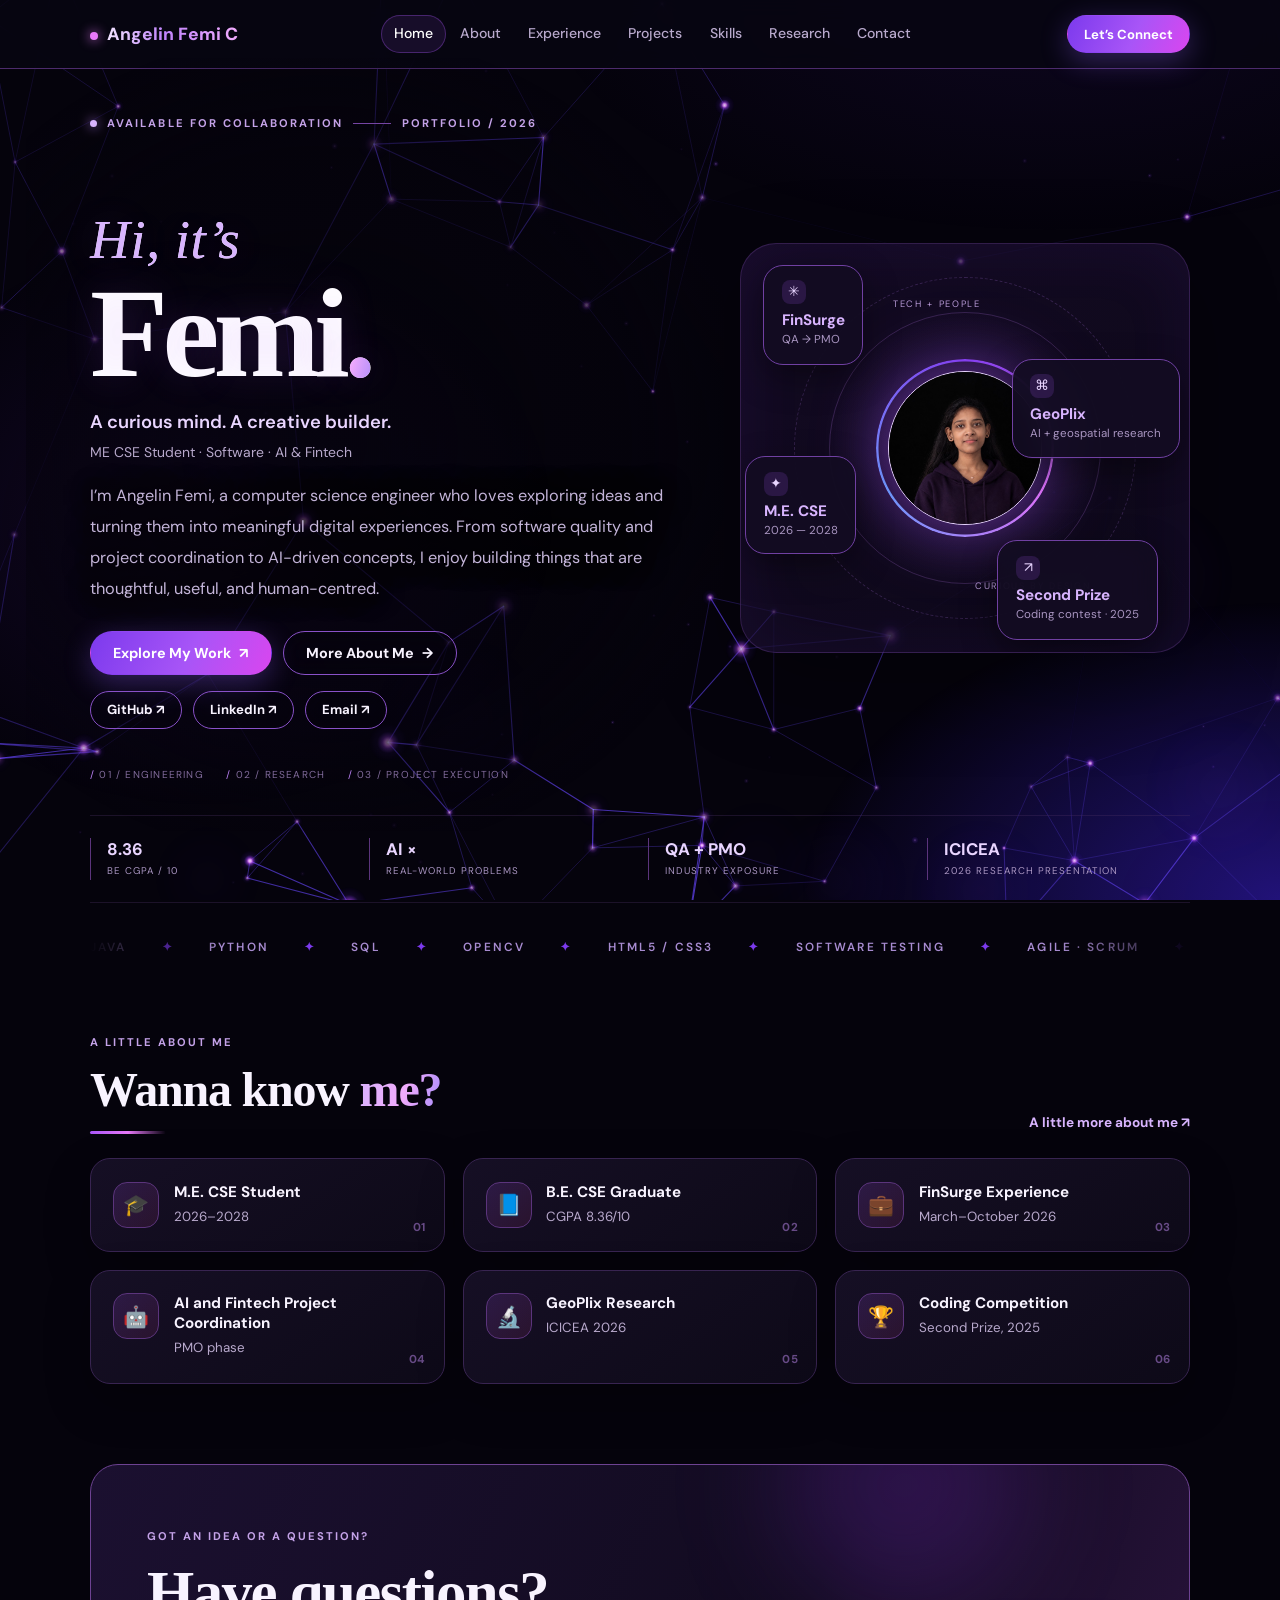
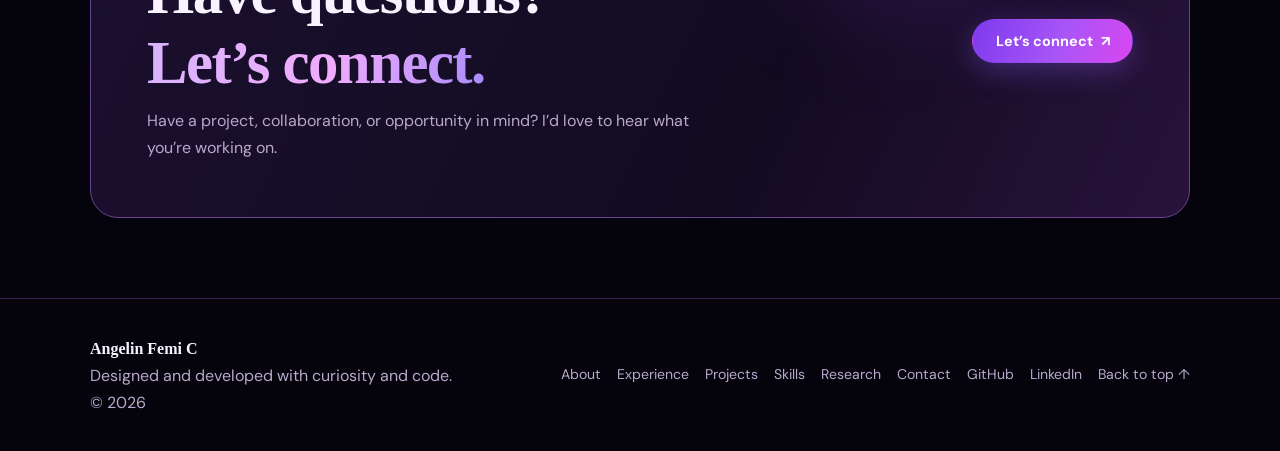
<file: index.html>
<!DOCTYPE html>
<html lang="en">
<head>
<meta charset="utf-8">
<meta name="viewport" content="width=device-width, initial-scale=1">
<title>Angelin Femi C | Software Engineering, AI & Fintech</title>
<meta name="description" content="Portfolio of Angelin Femi C, M.E. CSE student in software engineering, AI and fintech.">
<meta property="og:title" content="Angelin Femi C | Software Engineering, AI & Fintech">
<meta property="og:description" content="Portfolio of Angelin Femi C, M.E. CSE student in software engineering, AI and fintech.">
<meta property="og:type" content="website">
<link rel="icon" href="favicon.svg" type="image/svg+xml">
<link rel="preconnect" href="https://fonts.googleapis.com">
<link rel="preconnect" href="https://fonts.gstatic.com" crossorigin>
<link href="https://fonts.googleapis.com/css2?family=DM+Sans:wght@400;500;600;700&family=Playfair+Display:ital,wght@0,600;0,700;1,600;1,700&display=swap" rel="stylesheet">
<link rel="stylesheet" href="style.css">
</head>
<body data-page="home">
<div id="hdr"></div>
<main class="wrap home-main">
<section class="hero"><div class="hero-copy">
<div class="eyebrow"><span class="pulse-dot"></span> AVAILABLE FOR COLLABORATION <span class="eyebrow-line"></span> PORTFOLIO / 2026</div>
<h1 class="hero-greeting"><span class="greeting-small">Hi, it’s</span><br>Femi<span class="gradient-word">.</span></h1>
<h2 class="hero-tagline">A curious mind. A creative builder.<br><span>ME CSE Student · Software · AI &amp; Fintech</span></h2>
<p>I’m Angelin Femi, a computer science engineer who loves exploring ideas and turning them into meaningful digital experiences. From software quality and project coordination to AI-driven concepts, I enjoy building things that are thoughtful, useful, and human-centred.</p>
<div class="row"><a class="btn p" href="projects.html">Explore My Work <span aria-hidden="true">↗</span></a><a class="btn" href="about.html">More About Me <span aria-hidden="true">→</span></a></div>
<div class="row social-row"><a class="btn s" href="https://github.com/AngelinFemi" target="_blank" rel="noopener">GitHub ↗</a><a class="btn s" href="https://www.linkedin.com/in/angelinfemic/" target="_blank" rel="noopener">LinkedIn ↗</a><a class="btn s" href="mailto:angelinfemic@gmail.com">Email ↗</a></div>
<div class="hero-foot"><span>01 / ENGINEERING</span><span>02 / RESEARCH</span><span>03 / PROJECT EXECUTION</span></div></div>
<div class="sky" aria-label="Highlights: FinSurge experience, GeoPlix research, M.E. CSE and coding competition award"><div class="orbit-label ol1">TECH + PEOPLE</div><div class="orbit-label ol2">CURIOUS BY DESIGN</div><div class="av-ring" aria-hidden="true"></div><div class="av"><img src="femi-portrait.png" alt="Angelin Femi" class="av-portrait" draggable="false"></div>
<div class="card fl c1"><span class="float-icon">✳</span><b>FinSurge</b><span>QA → PMO</span></div><div class="card fl c2"><span class="float-icon">⌘</span><b>GeoPlix</b><span>AI + geospatial research</span></div><div class="card fl c3"><span class="float-icon">✦</span><b>M.E. CSE</b><span>2026 — 2028</span></div><div class="card fl c4"><span class="float-icon">↗</span><b>Second Prize</b><span>Coding contest · 2025</span></div><div class="orbit-ring"></div></div></section>
<section class="stats-strip" aria-label="Portfolio snapshot"><div><strong>8.36</strong><span>BE CGPA / 10</span></div><div><strong>AI ×</strong><span>REAL-WORLD PROBLEMS</span></div><div><strong>QA + PMO</strong><span>INDUSTRY EXPOSURE</span></div><div><strong>ICICEA</strong><span>2026 RESEARCH PRESENTATION</span></div></section>
<section class="home-section"><div class="section-head"><div><span class="kicker">A LITTLE ABOUT ME</span><h2 class="section-title">Wanna know <span class="gradient-word">me?</span></h2></div><a class="text-link" href="about.html">A little more about me ↗</a></div><div class="grid g3" id="hl"></div></section>
<section class="home-cta"><div><span class="kicker">GOT AN IDEA OR A QUESTION?</span><h2>Have questions?<br><span class="gradient-word">Let’s connect.</span></h2><p>Have a project, collaboration, or opportunity in mind? I’d love to hear what you’re working on.</p></div><a class="btn p" href="contact.html">Let’s connect <span aria-hidden="true">↗</span></a><div class="cta-orb"></div></section>
</main>
<div id="ftr"></div>
<script src="site.js"></script>
</body>
</html>
</file>
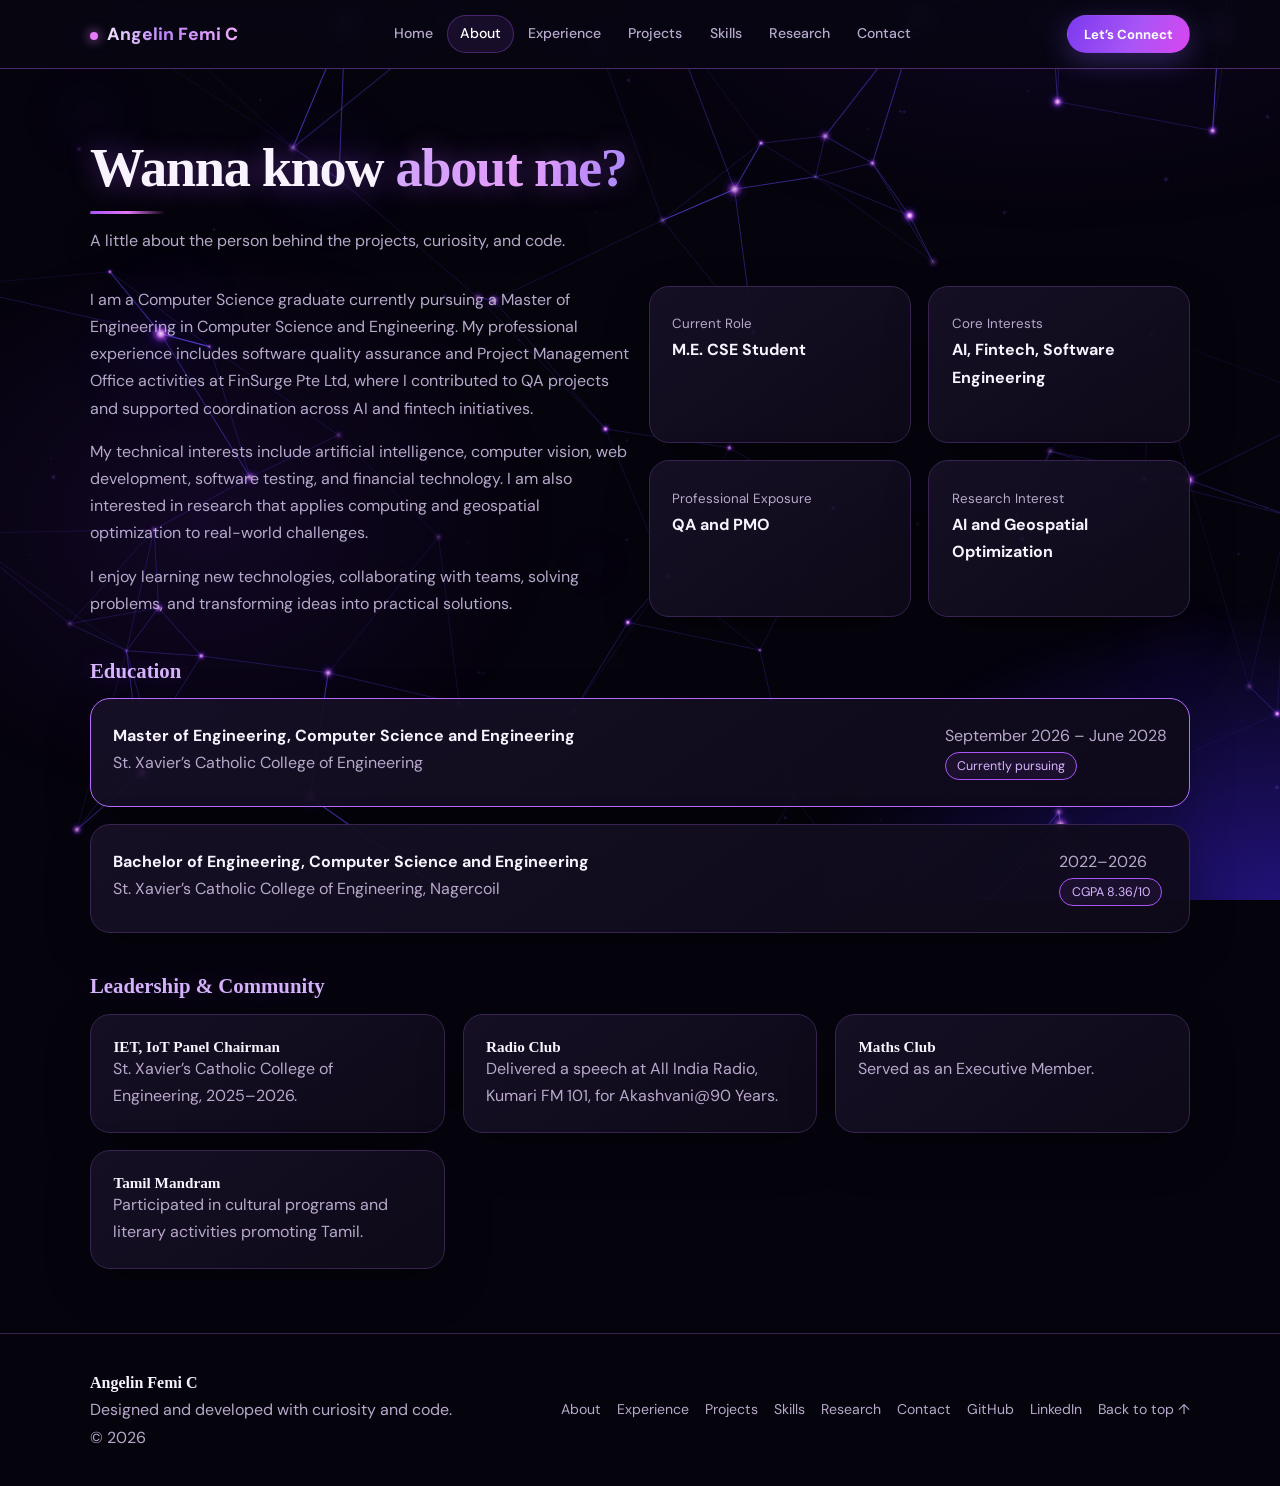
<file: about.html>
<!DOCTYPE html>
<html lang="en">
<head>
<meta charset="utf-8">
<meta name="viewport" content="width=device-width, initial-scale=1">
<title>About | Angelin Femi C</title>
<meta name="description" content="Portfolio of Angelin Femi C, M.E. CSE student in software engineering, AI and fintech.">
<meta property="og:title" content="About | Angelin Femi C">
<meta property="og:description" content="Portfolio of Angelin Femi C, M.E. CSE student in software engineering, AI and fintech.">
<meta property="og:type" content="website">
<link rel="icon" href="favicon.svg" type="image/svg+xml">
<link rel="preconnect" href="https://fonts.googleapis.com">
<link rel="preconnect" href="https://fonts.gstatic.com" crossorigin>
<link href="https://fonts.googleapis.com/css2?family=DM+Sans:wght@400;500;600;700&family=Playfair+Display:ital,wght@0,600;0,700;1,600;1,700&display=swap" rel="stylesheet">
<link rel="stylesheet" href="style.css">
</head>
<body data-page="about">
<div id="hdr"></div>
<main class="wrap">
<h1 class="t page-greeting">Wanna know <span class="gradient-word">about me?</span></h1><p class="lead">A little about the person behind the projects, curiosity, and code.</p>
<div class="grid g2" style="margin-top:1.5rem">
<div class="mu" style="display:grid;gap:1rem">
<p>I am a Computer Science graduate currently pursuing a Master of Engineering in Computer Science and Engineering. My professional experience includes software quality assurance and Project Management Office activities at FinSurge Pte Ltd, where I contributed to QA projects and supported coordination across AI and fintech initiatives.</p>
<p>My technical interests include artificial intelligence, computer vision, web development, software testing, and financial technology. I am also interested in research that applies computing and geospatial optimization to real-world challenges.</p>
<p>I enjoy learning new technologies, collaborating with teams, solving problems, and transforming ideas into practical solutions.</p></div>
<div class="grid" style="grid-template-columns:1fr 1fr" id="info"></div></div>
<h3 class="sub">Education</h3>
<div class="grid">
<div class="card fl edu" style="border-color:var(--red)"><div><b>Master of Engineering, Computer Science and Engineering</b><p class="mu">St. Xavier’s Catholic College of Engineering</p></div><div class="mu">September 2026 – June 2028<br><span class="tag k">Currently pursuing</span></div></div>
<div class="card fl edu"><div><b>Bachelor of Engineering, Computer Science and Engineering</b><p class="mu">St. Xavier’s Catholic College of Engineering, Nagercoil</p></div><div class="mu">2022–2026<br><span class="tag k">CGPA 8.36/10</span></div></div></div>
<h3 class="sub">Leadership &amp; Community</h3>
<div class="grid g3">
<div class="card fl"><h2 style="font-size:.95rem">IET, IoT Panel Chairman</h2><p class="mu">St. Xavier’s Catholic College of Engineering, 2025–2026.</p></div>
<div class="card fl"><h2 style="font-size:.95rem">Radio Club</h2><p class="mu">Delivered a speech at All India Radio, Kumari FM 101, for Akashvani@90 Years.</p></div>
<div class="card fl"><h2 style="font-size:.95rem">Maths Club</h2><p class="mu">Served as an Executive Member.</p></div>
<div class="card fl"><h2 style="font-size:.95rem">Tamil Mandram</h2><p class="mu">Participated in cultural programs and literary activities promoting Tamil.</p></div></div>
</main>
<div id="ftr"></div>
<script src="site.js"></script>
</body>
</html>
</file>
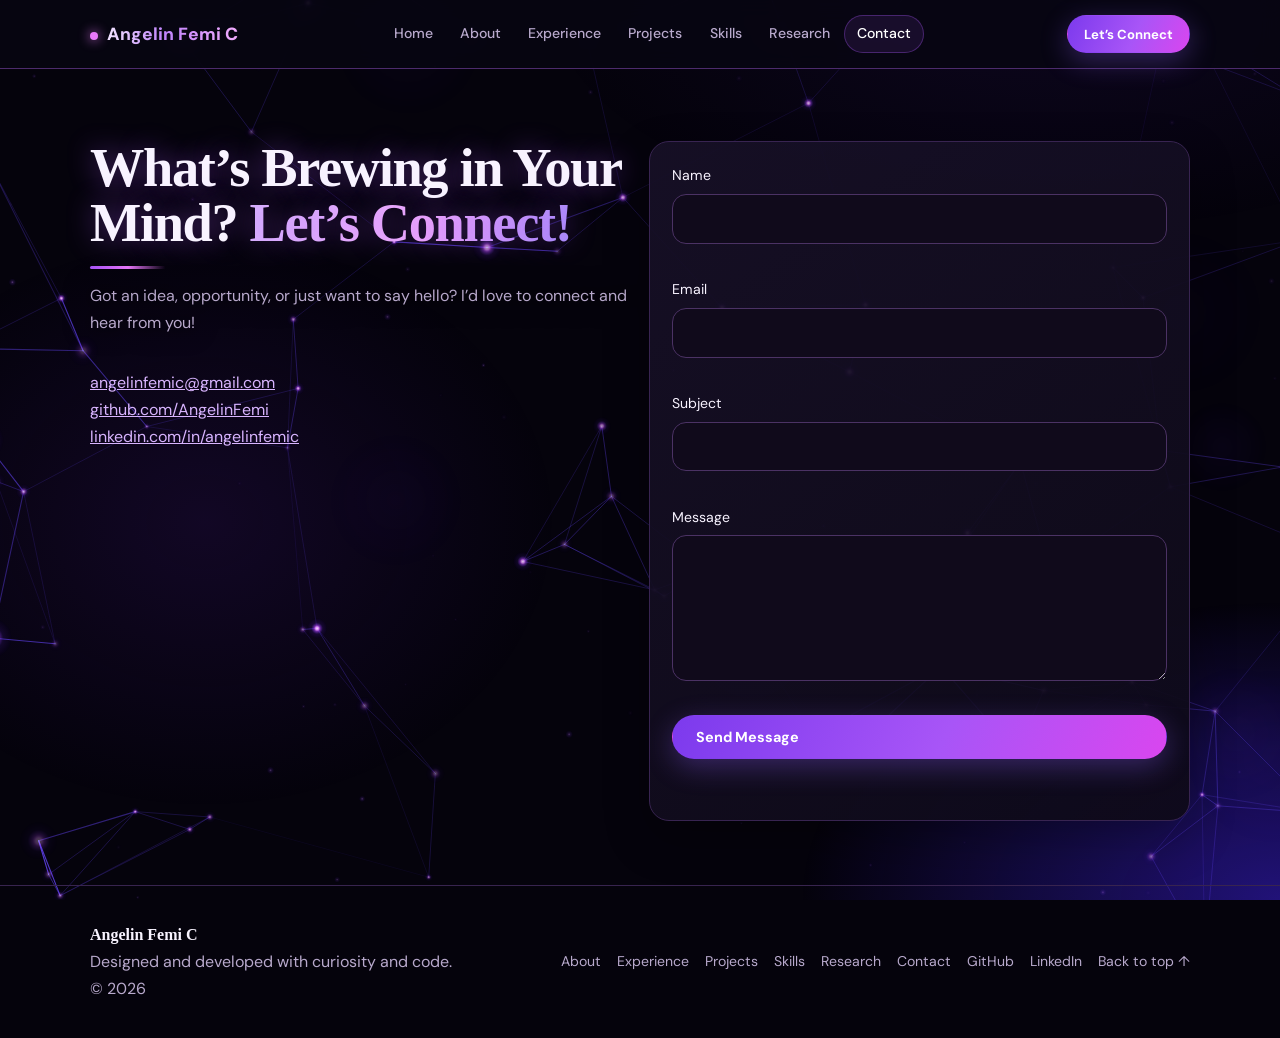
<file: contact.html>
<!DOCTYPE html>
<html lang="en">
<head>
<meta charset="utf-8">
<meta name="viewport" content="width=device-width, initial-scale=1">
<title>Contact | Angelin Femi C</title>
<meta name="description" content="Portfolio of Angelin Femi C, M.E. CSE student in software engineering, AI and fintech.">
<meta property="og:title" content="Contact | Angelin Femi C">
<meta property="og:description" content="Portfolio of Angelin Femi C, M.E. CSE student in software engineering, AI and fintech.">
<meta property="og:type" content="website">
<link rel="icon" href="favicon.svg" type="image/svg+xml">
<link rel="preconnect" href="https://fonts.googleapis.com">
<link rel="preconnect" href="https://fonts.gstatic.com" crossorigin>
<link href="https://fonts.googleapis.com/css2?family=DM+Sans:wght@400;500;600;700&family=Playfair+Display:ital,wght@0,600;0,700;1,600;1,700&display=swap" rel="stylesheet">
<link rel="stylesheet" href="style.css">
</head>
<body data-page="contact">
<div id="hdr"></div>
<main class="wrap">
<div class="grid g2" style="align-items:start">
<div><h1 class="t contact-heading">What’s Brewing in Your Mind? <span class="gradient-word">Let’s Connect!</span></h1>
<p class="lead">Got an idea, opportunity, or just want to say hello? I’d love to connect and hear from you!</p>
<p><a href="mailto:angelinfemic@gmail.com">angelinfemic@gmail.com</a></p>
<p><a href="https://github.com/AngelinFemi" target="_blank" rel="noopener">github.com/AngelinFemi</a></p>
<p><a href="https://www.linkedin.com/in/angelinfemic/" target="_blank" rel="noopener">linkedin.com/in/angelinfemic</a></p></div>
<form class="card fl" id="form" novalidate>
<label>Name<input name="name" autocomplete="name" required><span class="err"></span></label>
<label>Email<input name="email" type="email" autocomplete="email" required><span class="err"></span></label>
<label>Subject<input name="subject" required><span class="err"></span></label>
<label>Message<textarea name="message" rows="5" required></textarea><span class="err"></span></label>
<input type="text" name="_honey" tabindex="-1" autocomplete="off" aria-hidden="true" style="position:absolute;left:-9999px;width:1px;height:1px;opacity:0">
<button class="btn p" type="submit">Send Message</button>
<div id="status" role="status" aria-live="polite"></div>
</form></div>
</main>
<div id="ftr"></div>
<script src="site.js"></script>
</body>
</html>
</file>
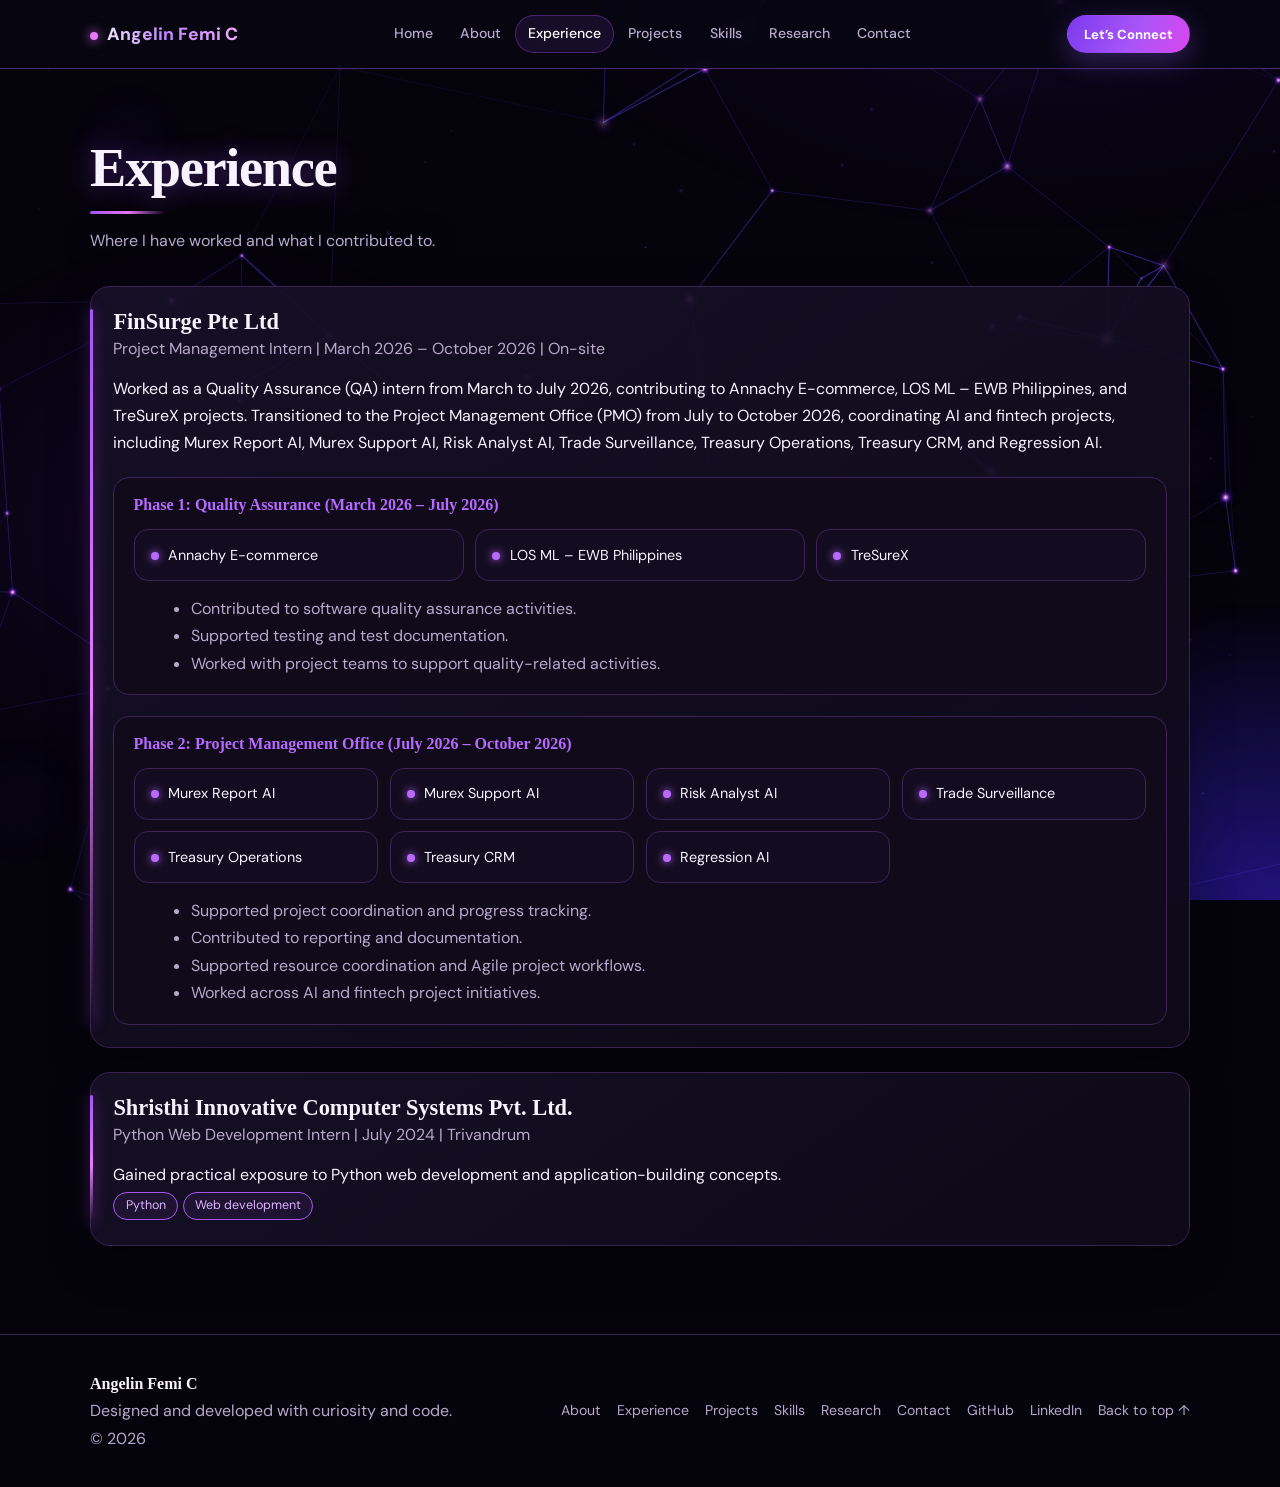
<file: experience.html>
<!DOCTYPE html>
<html lang="en">
<head>
<meta charset="utf-8">
<meta name="viewport" content="width=device-width, initial-scale=1">
<title>Experience | Angelin Femi C</title>
<meta name="description" content="Portfolio of Angelin Femi C, M.E. CSE student in software engineering, AI and fintech.">
<meta property="og:title" content="Experience | Angelin Femi C">
<meta property="og:description" content="Portfolio of Angelin Femi C, M.E. CSE student in software engineering, AI and fintech.">
<meta property="og:type" content="website">
<link rel="icon" href="favicon.svg" type="image/svg+xml">
<link rel="preconnect" href="https://fonts.googleapis.com">
<link rel="preconnect" href="https://fonts.gstatic.com" crossorigin>
<link href="https://fonts.googleapis.com/css2?family=DM+Sans:wght@400;500;600;700&family=Playfair+Display:ital,wght@0,600;0,700;1,600;1,700&display=swap" rel="stylesheet">
<link rel="stylesheet" href="style.css">
</head>
<body data-page="experience">
<div id="hdr"></div>
<main class="wrap">
<h1 class="t">Experience</h1><p class="lead">Where I have worked and what I contributed to.</p>
<article class="card fl role">
<h2>FinSurge Pte Ltd</h2><p class="mu">Project Management Intern | March 2026 – October 2026 | On-site</p>
<p style="margin-top:.8rem">Worked as a Quality Assurance (QA) intern from March to July 2026, contributing to Annachy E-commerce, LOS ML – EWB Philippines, and TreSureX projects. Transitioned to the Project Management Office (PMO) from July to October 2026, coordinating AI and fintech projects, including Murex Report AI, Murex Support AI, Risk Analyst AI, Trade Surveillance, Treasury Operations, Treasury CRM, and Regression AI.</p>
<div class="ph"><h3>Phase 1: Quality Assurance (March 2026 – July 2026)</h3>
<div class="pj"><div>Annachy E-commerce</div><div>LOS ML – EWB Philippines</div><div>TreSureX</div></div>
<ul><li>Contributed to software quality assurance activities.</li><li>Supported testing and test documentation.</li><li>Worked with project teams to support quality-related activities.</li></ul></div>
<div class="ph"><h3>Phase 2: Project Management Office (July 2026 – October 2026)</h3>
<div class="pj"><div>Murex Report AI</div><div>Murex Support AI</div><div>Risk Analyst AI</div><div>Trade Surveillance</div><div>Treasury Operations</div><div>Treasury CRM</div><div>Regression AI</div></div>
<ul><li>Supported project coordination and progress tracking.</li><li>Contributed to reporting and documentation.</li><li>Supported resource coordination and Agile project workflows.</li><li>Worked across AI and fintech project initiatives.</li></ul></div>
</article>
<article class="card fl role">
<h2>Shristhi Innovative Computer Systems Pvt. Ltd.</h2><p class="mu">Python Web Development Intern | July 2024 | Trivandrum</p>
<p style="margin-top:.8rem">Gained practical exposure to Python web development and application-building concepts.</p><span class="tag k">Python</span><span class="tag k">Web development</span>
</article>
</main>
<div id="ftr"></div>
<script src="site.js"></script>
</body>
</html>
</file>
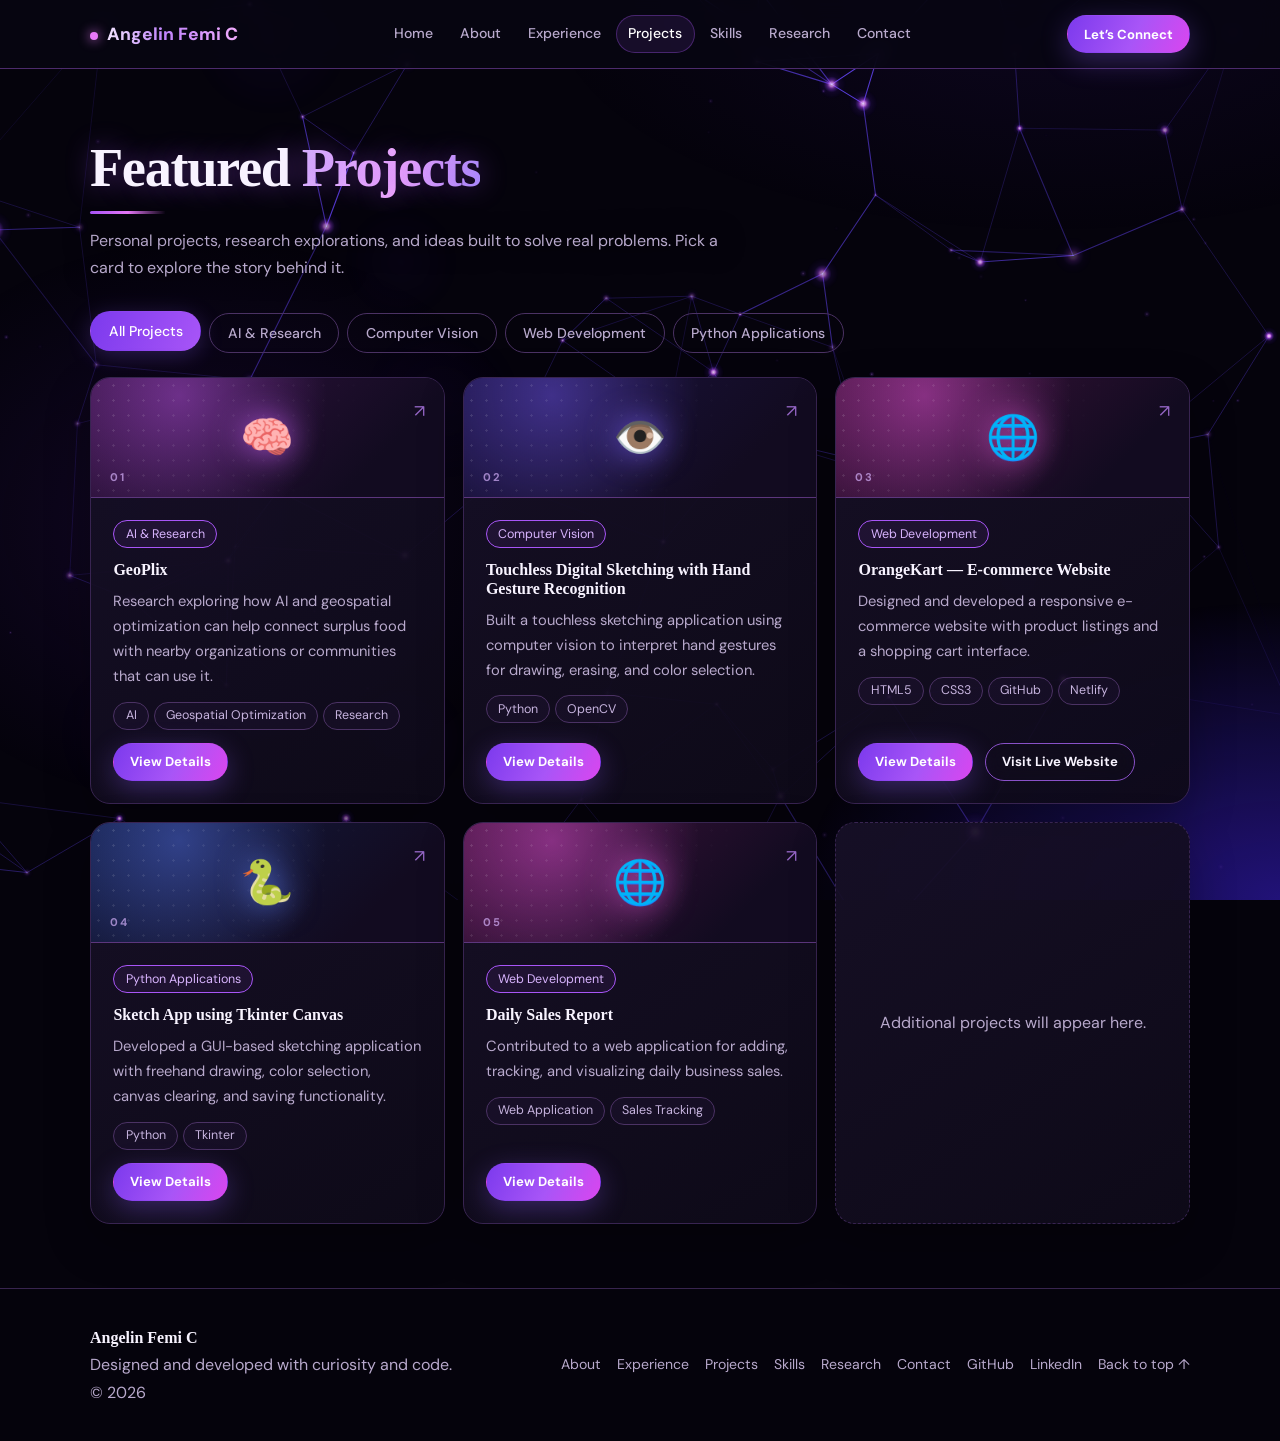
<file: projects.html>
<!DOCTYPE html>
<html lang="en">
<head>
<meta charset="utf-8">
<meta name="viewport" content="width=device-width, initial-scale=1">
<title>Projects | Angelin Femi C</title>
<meta name="description" content="Portfolio of Angelin Femi C, M.E. CSE student in software engineering, AI and fintech.">
<meta property="og:title" content="Projects | Angelin Femi C">
<meta property="og:description" content="Portfolio of Angelin Femi C, M.E. CSE student in software engineering, AI and fintech.">
<meta property="og:type" content="website">
<link rel="icon" href="favicon.svg" type="image/svg+xml">
<link rel="preconnect" href="https://fonts.googleapis.com">
<link rel="preconnect" href="https://fonts.gstatic.com" crossorigin>
<link href="https://fonts.googleapis.com/css2?family=DM+Sans:wght@400;500;600;700&family=Playfair+Display:ital,wght@0,600;0,700;1,600;1,700&display=swap" rel="stylesheet">
<link rel="stylesheet" href="style.css">
</head>
<body data-page="projects">
<div id="hdr"></div>

<main class="wrap">
    <h1 class="t">Featured <span class="gradient-word">Projects</span></h1>
    <p class="lead">Personal projects, research explorations, and ideas built to solve real problems. Pick a card to explore the story behind it.</p>

    <div class="filters" id="filters" role="group" aria-label="Project categories"></div>
    <div class="grid g3" id="plist"></div>

    <dialog id="dlg" aria-labelledby="dt">
        <button class="x" id="close" aria-label="Close">✕</button>
        <div id="dbody"></div>
    </dialog>
</main>

<div id="ftr"></div>
<script src="site.js"></script>
</body>
</html>
</file>
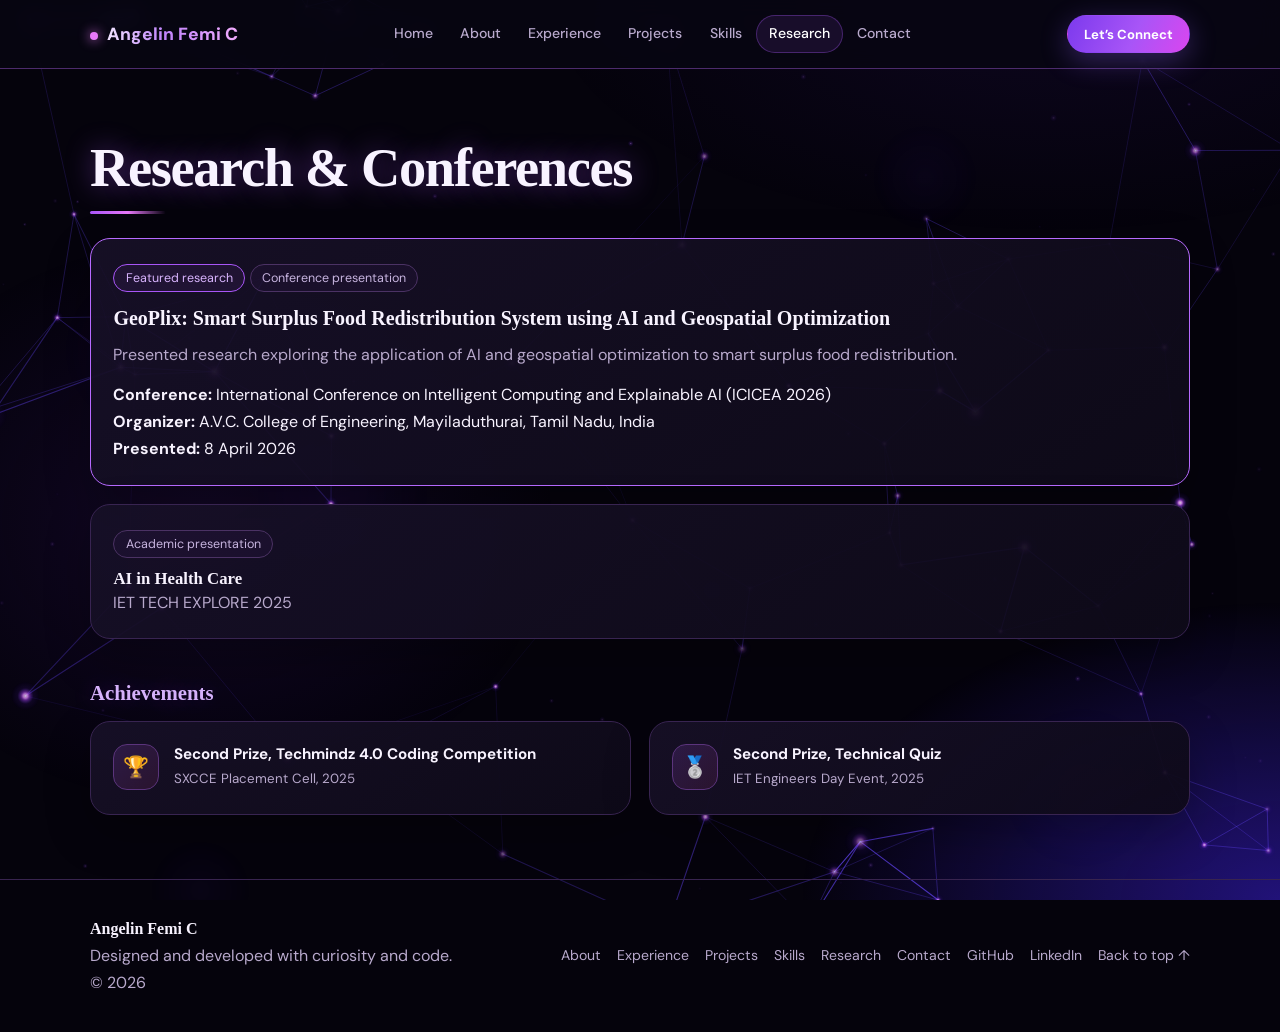
<file: research.html>
<!DOCTYPE html>
<html lang="en">
<head>
<meta charset="utf-8">
<meta name="viewport" content="width=device-width, initial-scale=1">
<title>Research & Achievements | Angelin Femi C</title>
<meta name="description" content="Portfolio of Angelin Femi C, M.E. CSE student in software engineering, AI and fintech.">
<meta property="og:title" content="Research & Achievements | Angelin Femi C">
<meta property="og:description" content="Portfolio of Angelin Femi C, M.E. CSE student in software engineering, AI and fintech.">
<meta property="og:type" content="website">
<link rel="icon" href="favicon.svg" type="image/svg+xml">
<link rel="preconnect" href="https://fonts.googleapis.com">
<link rel="preconnect" href="https://fonts.gstatic.com" crossorigin>
<link href="https://fonts.googleapis.com/css2?family=DM+Sans:wght@400;500;600;700&family=Playfair+Display:ital,wght@0,600;0,700;1,600;1,700&display=swap" rel="stylesheet">
<link rel="stylesheet" href="style.css">
</head>
<body data-page="research">
<div id="hdr"></div>
<main class="wrap">
<h1 class="t">Research &amp; Conferences</h1>
<div class="card fl" style="margin:1.5rem 0 1.1rem;border-color:var(--red)">
<span class="tag k">Featured research</span><span class="tag">Conference presentation</span>
<h2 style="font-size:1.25rem;margin:.7rem 0">GeoPlix: Smart Surplus Food Redistribution System using AI and Geospatial Optimization</h2>
<p class="mu">Presented research exploring the application of AI and geospatial optimization to smart surplus food redistribution.</p>
<p style="margin-top:.8rem"><b>Conference:</b> International Conference on Intelligent Computing and Explainable AI (ICICEA 2026)<br><b>Organizer:</b> A.V.C. College of Engineering, Mayiladuthurai, Tamil Nadu, India<br><b>Presented:</b> 8 April 2026</p></div>
<div class="card fl"><span class="tag">Academic presentation</span><h2 style="font-size:1.05rem;margin-top:.5rem">AI in Health Care</h2><p class="mu">IET TECH EXPLORE 2025</p></div>
<h3 class="sub">Achievements</h3>
<div class="grid g2">
<div class="card fl hl"><div class="ico">🏆</div><div><b>Second Prize, Techmindz 4.0 Coding Competition</b><small>SXCCE Placement Cell, 2025</small></div></div>
<div class="card fl hl"><div class="ico">🥈</div><div><b>Second Prize, Technical Quiz</b><small>IET Engineers Day Event, 2025</small></div></div></div>
</main>
<div id="ftr"></div>
<script src="site.js"></script>
</body>
</html>
</file>
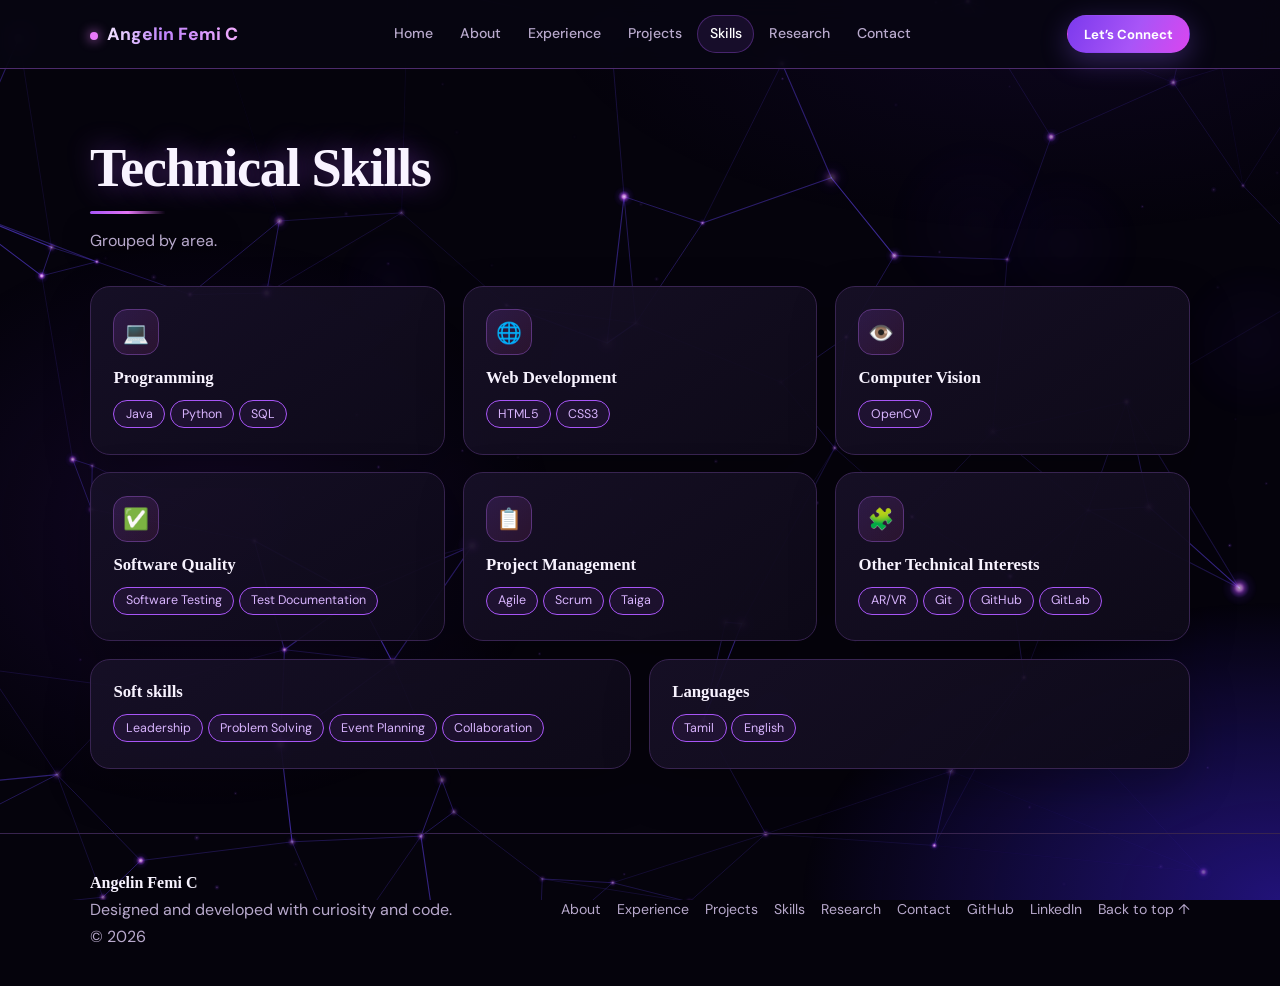
<file: skills.html>
<!DOCTYPE html>
<html lang="en">
<head>
<meta charset="utf-8">
<meta name="viewport" content="width=device-width, initial-scale=1">
<title>Skills | Angelin Femi C</title>
<meta name="description" content="Portfolio of Angelin Femi C, M.E. CSE student in software engineering, AI and fintech.">
<meta property="og:title" content="Skills | Angelin Femi C">
<meta property="og:description" content="Portfolio of Angelin Femi C, M.E. CSE student in software engineering, AI and fintech.">
<meta property="og:type" content="website">
<link rel="icon" href="favicon.svg" type="image/svg+xml">
<link rel="preconnect" href="https://fonts.googleapis.com">
<link rel="preconnect" href="https://fonts.gstatic.com" crossorigin>
<link href="https://fonts.googleapis.com/css2?family=DM+Sans:wght@400;500;600;700&family=Playfair+Display:ital,wght@0,600;0,700;1,600;1,700&display=swap" rel="stylesheet">
<link rel="stylesheet" href="style.css">
</head>
<body data-page="skills">
<div id="hdr"></div>
<main class="wrap">
<h1 class="t">Technical Skills</h1><p class="lead">Grouped by area.</p>
<div class="grid g3" id="sk"></div>
<div class="grid g2" style="margin-top:1.1rem">
<div class="card fl"><h2 style="font-size:1.05rem;margin-bottom:.6rem">Soft skills</h2><span class="tag k">Leadership</span><span class="tag k">Problem Solving</span><span class="tag k">Event Planning</span><span class="tag k">Collaboration</span></div>
<div class="card fl"><h2 style="font-size:1.05rem;margin-bottom:.6rem">Languages</h2><span class="tag k">Tamil</span><span class="tag k">English</span></div></div>
</main>
<div id="ftr"></div>
<script src="site.js"></script>
</body>
</html>
</file>
<file: style.css>
:root{--bg:#070510;--card:#100b1a;--line:#392052;--tx:#f6f0ff;--mu:#b7a8ca;--red:#a855f7;--h:'Syne','Trebuchet MS',sans-serif;--b:'Manrope',system-ui,sans-serif}
*{box-sizing:border-box;margin:0}
html{scroll-behavior:smooth}
body{font:400 1rem/1.7 var(--b);background:var(--bg);color:var(--tx);overflow-x:hidden;min-height:100vh;display:flex;flex-direction:column;
background-image:linear-gradient(#a855f70d 1px,transparent 1px),linear-gradient(90deg,#a855f70d 1px,transparent 1px);background-size:60px 60px}
body::before{content:"";position:fixed;width:50vmax;height:50vmax;border-radius:50%;background:var(--red);filter:blur(120px);opacity:.2;top:-25vmax;right:-15vmax;z-index:-1;pointer-events:none;animation:drift 16s ease-in-out infinite alternate}
@keyframes drift{to{transform:translate(-5vmax,6vmax)}}
a{color:var(--red)}
:focus-visible{outline:2px solid var(--red);outline-offset:3px;border-radius:8px}
h1,h2,h3,h4{font-family:var(--h);font-weight:700;line-height:1.15}
.wrap{width:min(1100px,100% - 2.5rem);margin-inline:auto}
main{flex:1;padding:clamp(2.5rem,6vw,4.5rem) 0 4rem;animation:in .5s ease}
@keyframes in{from{opacity:0;transform:translateY(14px)}}
h1.t{font-size:clamp(2rem,5.5vw,3.4rem);margin-bottom:.8rem;text-shadow:0 0 28px #a855f777}
.lead{color:var(--mu);max-width:60ch;margin-bottom:2rem}
h3.sub{font-size:1.3rem;margin:2.6rem 0 1rem;color:var(--red);text-shadow:0 0 16px #a855f766}
.card{background:linear-gradient(160deg,#160d25,var(--card));border:1px solid var(--line);border-radius:20px;padding:1.4rem;box-shadow:0 14px 40px #000a}
.fl{animation:fly 6s ease-in-out infinite;transition:border-color .25s,box-shadow .25s}
.fl:nth-child(2n){animation-duration:7.5s;animation-delay:-2s}.fl:nth-child(3n){animation-duration:8.5s;animation-delay:-4s}.fl:nth-child(5n){animation-delay:-1s}
@keyframes fly{50%{transform:translateY(-9px) rotate(.4deg)}}
.fl:hover{border-color:var(--red);box-shadow:0 0 0 1px var(--red),0 0 32px #a855f766,0 14px 40px #000a}
.grid{display:grid;gap:1.1rem}
.g3{grid-template-columns:repeat(auto-fit,minmax(min(100%,290px),1fr))}
.g2{grid-template-columns:repeat(auto-fit,minmax(min(100%,420px),1fr))}
.tag{display:inline-block;font-size:.78rem;padding:.15rem .7rem;border:1px solid var(--line);border-radius:99px;color:var(--mu);margin:.2rem .3rem .2rem 0}
.tag.k{border-color:var(--red);color:var(--red)}
.mu{color:var(--mu)}
.btn{display:inline-flex;align-items:center;gap:.5rem;padding:.75rem 1.4rem;border-radius:99px;font:700 .9rem var(--b);text-decoration:none;border:1px solid var(--red);background:transparent;color:var(--tx);cursor:pointer;min-height:44px;transition:transform .2s,box-shadow .2s}
.btn:hover{transform:translateY(-2px);box-shadow:0 0 24px #a855f788}
.btn.p{background:var(--red);color:#fff;box-shadow:0 0 26px #a855f777}
.btn.s{padding:.4rem 1rem;font-size:.82rem;min-height:38px}
.row{display:flex;flex-wrap:wrap;gap:.7rem}
header{position:sticky;top:0;z-index:50;background:#070510e6;backdrop-filter:blur(10px);border-bottom:1px solid var(--line)}
nav{display:flex;align-items:center;justify-content:space-between;height:68px;gap:1rem}
.logo{font:800 1.1rem var(--h);text-decoration:none;color:var(--tx);text-shadow:0 0 14px var(--red)}
nav ul{display:flex;gap:.1rem;list-style:none;padding:0}
nav ul a{display:block;padding:.45rem .8rem;border-radius:99px;text-decoration:none;color:var(--mu);font-size:.88rem;font-weight:500}
nav ul a.on,nav ul a:hover{color:var(--tx);background:#a855f722;box-shadow:inset 0 0 0 1px var(--red)}
#menu{display:none;width:44px;height:44px;border-radius:12px;border:1px solid var(--red);background:transparent;color:var(--tx);font-size:1.2rem;cursor:pointer}
@media(max-width:900px){#menu{display:block}.cta-n{display:none}
nav ul{position:absolute;top:68px;left:0;right:0;flex-direction:column;background:var(--bg);padding:.8rem 1.25rem;border-bottom:1px solid var(--line);display:none}
nav ul.open{display:flex}}
.hero{display:grid;grid-template-columns:1.3fr 1fr;gap:2rem;align-items:center;min-height:62vh}
@media(max-width:820px){.hero{grid-template-columns:1fr}}
.hero h1{font-size:clamp(2.4rem,7.5vw,5rem);font-weight:800;letter-spacing:-.03em;text-shadow:0 0 36px #a855f788}
.hero h2{font:500 clamp(.95rem,2vw,1.15rem)/1.5 var(--b);color:var(--red);margin:1rem 0}
.hero p{color:var(--mu);max-width:56ch;margin-bottom:1.6rem}
.sky{position:relative;height:380px}
@media(max-width:820px){.sky{height:300px}}
.sky .card{position:absolute;padding:.9rem 1.1rem;font-size:.88rem;width:max-content;max-width:75%}
.sky b{display:block;font:700 .95rem var(--h);color:var(--red)}
.sky .c1{top:2%;left:6%}.sky .c2{top:26%;right:0}.sky .c3{top:52%;left:0}.sky .c4{bottom:2%;right:8%}
.sky .av{position:absolute;inset:0;margin:auto;width:150px;height:150px;border-radius:50%;display:grid;place-items:center;font:800 2.6rem var(--h);color:var(--red);border:2px solid var(--red);box-shadow:0 0 56px #a855f788,inset 0 0 30px #a855f744;background:#070510}
.hl{display:flex;gap:.9rem;align-items:flex-start;position:relative;padding-right:3rem}.hl-index{position:absolute;right:1.1rem;bottom:1rem;color:#684b87;font:700 .72rem var(--h);letter-spacing:.08em}
.hl b{display:block;font:700 .95rem var(--h)}.hl small{color:var(--mu)}
.ico{font-size:1.3rem;width:46px;height:46px;flex:none;display:grid;place-items:center;border-radius:14px;background:#a855f71f;border:1px solid var(--line)}
.role{margin-bottom:1.5rem}.role h2{font-size:1.4rem}
.ph{margin-top:1.3rem;padding:1.1rem 1.2rem;border-radius:16px;background:#080405;border:1px solid var(--line)}
.ph h3{font-size:1rem;color:var(--red)}
.ph ul{margin:.6rem 0 0 1.1rem;color:var(--mu)}
.pj{display:grid;grid-template-columns:repeat(auto-fit,minmax(200px,1fr));gap:.7rem;margin:.9rem 0}
.pj div{padding:.8rem 1rem;border:1px solid var(--line);border-radius:14px;font-size:.9rem;background:#100b1a}
.pj div::before{content:"";display:inline-block;width:8px;height:8px;border-radius:50%;background:var(--red);box-shadow:0 0 8px var(--red);margin-right:.6rem}
.filters{display:flex;flex-wrap:wrap;gap:.5rem;margin-bottom:1.5rem}
.filters button{padding:.5rem 1.1rem;border-radius:99px;border:1px solid var(--line);background:transparent;color:var(--mu);cursor:pointer;font:500 .88rem var(--b);min-height:40px}
.filters button[aria-pressed=true]{border-color:var(--red);color:var(--tx);background:#a855f72b;box-shadow:0 0 16px #a855f755}
.pc{padding:0;overflow:hidden;display:flex;flex-direction:column}
.thumb{height:120px;display:grid;place-items:center;font:800 2.2rem var(--h);color:var(--red);text-shadow:0 0 22px var(--red);background:radial-gradient(circle at 30% 20%,#a855f733,transparent 60%),#0a0506;border-bottom:1px solid var(--line)}
.pc>div:last-child{padding:1.2rem 1.4rem 1.4rem;display:flex;flex-direction:column;gap:.6rem;flex:1}
.pc h2{font-size:1rem}.pc p{color:var(--mu);font-size:.92rem}.pc .row{margin-top:auto}
.empty{border-style:dashed;display:grid;place-items:center;text-align:center;color:var(--mu);min-height:240px}
dialog{width:min(680px,92vw);max-height:88vh;background:var(--card);color:var(--tx);border:1px solid var(--red);border-radius:24px;padding:1.8rem;box-shadow:0 0 56px #a855f755}
dialog::backdrop{background:#000c}
dialog h2{font-size:1.2rem;margin:.5rem 2.5rem .5rem 0}
dialog h3{margin:1.1rem 0 .3rem;font-size:.95rem;color:var(--red)}
dialog p{color:var(--mu)}
.x{position:absolute;top:1rem;right:1rem;width:42px;height:42px;border-radius:50%;border:1px solid var(--red);background:transparent;color:var(--tx);cursor:pointer}
.edu{display:flex;justify-content:space-between;flex-wrap:wrap;gap:.6rem}
.edu b{font:700 1rem var(--h)}
form{display:grid;gap:1rem}
label{display:grid;gap:.35rem;font-size:.88rem}
input,textarea{font:inherit;color:var(--tx);background:#080405;border:1px solid var(--line);border-radius:14px;padding:.75rem 1rem;width:100%}
input:focus,textarea:focus{border-color:var(--red);outline:none;box-shadow:0 0 16px #a855f755}
.err{color:#ff7a8a;font-size:.8rem;min-height:1em}
#status{min-height:1.5em;font-size:.92rem}
footer{border-top:1px solid var(--line);padding:2.2rem 0;color:var(--mu)}
footer .wrap{display:flex;flex-wrap:wrap;gap:1.4rem;justify-content:space-between;align-items:center}
footer .fn{display:flex;flex-wrap:wrap;gap:1rem}footer a{font-size:.88rem;text-decoration:none;color:var(--mu)}footer a:hover{color:var(--red)}
@media(prefers-reduced-motion:reduce){*,*::before,*::after{animation:none!important;transition:none!important;scroll-behavior:auto!important}}

/* ===== Violet cinematic refresh ===== */
:root{--bg:#080612;--card:#110c20;--line:#3b2458;--tx:#f7f1ff;--mu:#b8a9ce;--red:#b56cff;--violet:#8b5cf6;--pink:#ec8cff;--h:'Syne','Trebuchet MS',sans-serif;--b:'Manrope',system-ui,sans-serif}
body{background-image:radial-gradient(ellipse at 18% 12%,#6d28d922,transparent 38%),linear-gradient(#a855f70a 1px,transparent 1px),linear-gradient(90deg,#a855f70a 1px,transparent 1px);background-size:auto,54px 54px,54px 54px}
body::before{background:linear-gradient(135deg,#7c3aed,#ec4899);opacity:.19;filter:blur(135px)}
a{color:var(--red)} header{background:#080612dc;border-bottom-color:#4c2b6c}
.logo{background:linear-gradient(90deg,#fff,#c084fc,#f0abfc);-webkit-background-clip:text;background-clip:text;color:transparent;text-shadow:none}
.hero{min-height:72vh;gap:clamp(2rem,5vw,5rem);position:relative}.hero h1{font-size:clamp(3rem,8vw,6.2rem);line-height:.98;letter-spacing:-.065em;background:linear-gradient(120deg,#fff 12%,#d8b4fe 48%,#f0abfc 78%,#a78bfa);-webkit-background-clip:text;background-clip:text;color:transparent;text-shadow:none;max-width:none}.hero h2{color:#d8b4fe;max-width:42ch}.hero p{font-size:1.02rem;line-height:1.9;color:#c4b5d9}
.sky{isolation:isolate;min-height:410px;border-radius:36px;background:radial-gradient(circle at 50% 50%,#7c3aed27,transparent 45%),linear-gradient(145deg,#1c1030aa,#100b1dbb);border:1px solid #b56cff35;box-shadow:inset 0 0 70px #7c3aed12,0 30px 90px #0005;overflow:hidden}.sky::before,.sky::after{content:"";position:absolute;display:block;border:1px solid #c084fc33;border-radius:50%;width:270px;height:270px;left:50%;top:50%;transform:translate(-50%,-50%);animation:orbit 18s linear infinite;pointer-events:none}.sky::after{width:340px;height:340px;border-style:dashed;animation-direction:reverse;animation-duration:28s}@keyframes orbit{to{transform:translate(-50%,-50%) rotate(360deg)}}
.sky .av{width:154px;height:154px;color:#fff;border:1px solid #e9d5ff;background:linear-gradient(145deg,#a855f7,#6d28d9 55%,#312e81);box-shadow:0 0 70px #a855f799,inset 0 0 28px #fff2;font-size:2.8rem;z-index:1}.sky .card{background:#130c22ee;border-color:#7040a2;box-shadow:0 12px 35px #0006;backdrop-filter:blur(14px);z-index:2}.sky b{color:#d8b4fe}
.card{background:linear-gradient(145deg,#171027f5,#0e0a19f5);border-color:#38244f;box-shadow:0 18px 45px #0004;transition:transform .35s cubic-bezier(.2,.8,.2,1),border-color .35s,box-shadow .35s,background .35s}.fl:hover{border-color:#b56cff;box-shadow:0 0 0 1px #b56cff44,0 18px 48px #7c3aed22,0 24px 60px #0007;transform:translateY(-7px)}.fl{animation:floatV 7s ease-in-out infinite}@keyframes floatV{50%{translate:0 -5px}}
.btn{position:relative;isolation:isolate;overflow:hidden;border-color:#8951c8;transition:transform .22s cubic-bezier(.2,.8,.2,1),box-shadow .25s,background .25s,border-color .25s}.btn::before{content:"";position:absolute;inset:0;background:linear-gradient(110deg,transparent 20%,#fff4 48%,transparent 72%);transform:translateX(-130%);transition:transform .55s;z-index:-1}.btn:hover::before{transform:translateX(130%)}.btn:hover{transform:translateY(-3px) scale(1.015);border-color:#d8b4fe;box-shadow:0 8px 30px #a855f744}.btn:active,.filters button:active,.pressed{transform:scale(.96)!important;filter:brightness(1.2)}.btn.p{background:linear-gradient(115deg,#7c3aed,#a855f7 55%,#d946ef);border-color:transparent;color:#fff;box-shadow:0 8px 28px #8b5cf655}.btn.p:hover{box-shadow:0 10px 36px #a855f777}
.tag{border-color:#4b3264;color:#c7b4df;background:#a855f70a}.tag.k{border-color:#a855f7;color:#d8b4fe;background:#a855f713}h3.sub{color:#d8b4fe;text-shadow:0 0 22px #a855f755}.ico{background:linear-gradient(135deg,#a855f729,#ec48991a);border-color:#5b347c}.filters button{border-color:#4b3264;transition:all .25s ease}.filters button[aria-pressed=true],.filters button:hover{background:linear-gradient(110deg,#7c3aed,#a855f7);border-color:transparent;color:#fff;box-shadow:0 5px 22px #8b5cf644;transform:translateY(-2px)}.pc{position:relative;overflow:hidden}.pc::after{content:"↗";position:absolute;right:1.2rem;top:1.2rem;color:#c084fc;font-size:1.1rem;opacity:.75;transition:transform .25s}.pc:hover::after{transform:translate(3px,-3px)}.thumb{background:radial-gradient(circle at 25% 15%,#c084fc55,transparent 45%),linear-gradient(135deg,#2b1746,#171027 70%);border:1px solid #5c367d;color:#e9d5ff}nav ul a.on,nav ul a:hover{color:#fff;background:#a855f71b;box-shadow:inset 0 0 0 1px #a855f755}#menu{border-color:#8951c8}.ph{background:#100a1b;border-color:#3b2458}.pj div{background:#130c20;border-color:#3b2458}input,textarea{background:#100a1b;border-color:#4b3264}input:focus,textarea:focus{border-color:#b56cff;box-shadow:0 0 18px #a855f744}footer{border-color:#38244f}
.reveal{opacity:0;transform:translateY(22px) scale(.99);transition:opacity .7s ease,transform .7s cubic-bezier(.2,.75,.25,1)}.reveal.visible{opacity:1;transform:translateY(0) scale(1)}
.home-main{padding-top:2.8rem}.hero-copy{position:relative;z-index:2}.eyebrow,.kicker{font-size:.7rem;letter-spacing:.18em;font-weight:700;color:#c4a2e8}.eyebrow{display:flex;align-items:center;gap:.65rem;margin-bottom:1.5rem}.pulse-dot{width:7px;height:7px;background:#d8b4fe;border-radius:50%;box-shadow:0 0 12px #c084fc;animation:pulse 1.8s infinite}.eyebrow-line{height:1px;width:38px;background:#7545a3}.gradient-word{background:linear-gradient(100deg,#c4b5fd,#e9a8ff 60%,#a78bfa);-webkit-background-clip:text;background-clip:text;color:transparent}.social-row{margin-top:1rem}.hero-foot{display:flex;flex-wrap:wrap;gap:1rem 1.4rem;margin-top:2.3rem;color:#816b9b;font-size:.63rem;letter-spacing:.12em}.hero-foot span::before{content:"/ ";color:#c084fc}.orbit-label{position:absolute;font-size:.58rem;letter-spacing:.18em;color:#b99bd8;z-index:1}.ol1{top:13%;left:34%}.ol2{bottom:14%;right:22%}.av-spark{position:absolute;font-size:1.1rem;right:20px;top:18px;color:#f0abfc}.sky .float-icon{display:inline-grid;place-items:center;width:24px;height:24px;border-radius:8px;background:#a855f729;color:#e9d5ff;margin-bottom:.35rem}.sky .c1{top:5%;left:5%}.sky .c2{top:28%;right:2%}.sky .c3{bottom:24%;left:1%}.sky .c4{bottom:3%;right:7%}.sky .card span:not(.float-icon){display:block;color:#a995c1;font-size:.72rem}.stats-strip{display:grid;grid-template-columns:repeat(4,1fr);margin:2rem 0 5rem;padding:1.4rem 0;border-top:1px solid #4b326455;border-bottom:1px solid #4b326455;gap:1rem}.stats-strip div{display:grid;gap:.2rem;padding-left:1rem;border-left:1px solid #5b347c}.stats-strip strong{font:700 1.05rem var(--h);color:#e9d5ff}.stats-strip span{font-size:.61rem;letter-spacing:.1em;color:#a995c1}.home-section{margin:3rem 0 5rem}.section-head{display:flex;align-items:end;justify-content:space-between;gap:1rem;margin-bottom:1.5rem}.section-title{font-size:clamp(1.8rem,4vw,3rem);margin-top:.5rem}.text-link{white-space:nowrap;text-decoration:none;font-weight:700;font-size:.85rem}.home-cta{position:relative;overflow:hidden;display:flex;align-items:center;justify-content:space-between;gap:2rem;padding:clamp(1.5rem,5vw,3.5rem);border:1px solid #6d4292;border-radius:28px;background:linear-gradient(115deg,#1b1030,#120b20 62%,#29133c);margin:3rem 0 1rem}.home-cta h2{font-size:clamp(2rem,5vw,3.8rem);letter-spacing:-.04em;margin:.6rem 0}.home-cta p{color:var(--mu);max-width:50ch}.cta-orb{position:absolute;width:240px;height:240px;border-radius:50%;background:#9333ea33;filter:blur(55px);right:15%;top:-100px;pointer-events:none}.home-cta .btn{z-index:1;white-space:nowrap}@keyframes pulse{50%{opacity:.35;transform:scale(.75)}}
@media(max-width:820px){.hero{grid-template-columns:1fr}.hero h1{font-size:clamp(3rem,13vw,5rem)}.sky{min-height:350px}.stats-strip{grid-template-columns:repeat(2,1fr);margin-bottom:3.5rem}.section-head{align-items:start;flex-direction:column}.home-cta{align-items:flex-start;flex-direction:column}.hero-foot{margin-top:1.6rem}}
@media(prefers-reduced-motion:reduce){.reveal{opacity:1;transform:none}}


/* ===== Editorial violet refresh: serif headlines + clean modern UI ===== */
:root{--bg:#080611;--card:#120d20;--line:#382451;--tx:#f8f3ff;--mu:#b8a9cc;--red:#b76aff;--h:'Times New Roman',Times,serif;--b:'DM Sans',Arial,sans-serif}
body{background-color:#080611;background-image:linear-gradient(#a855f70a 1px,transparent 1px),linear-gradient(90deg,#a855f70a 1px,transparent 1px);background-size:64px 64px}
body::before{background:#8b5cf6;opacity:.17}
a{color:#d8b4fe}:focus-visible{outline-color:#d8b4fe}
h1,h2,h3,h4{font-family:'Times New Roman',Times,serif;letter-spacing:normal}
.logo,.sky b,.hl b,.hl-index,.stats-strip strong,.edu b,footer .fn a{font-family:'DM Sans',Arial,sans-serif}
.hero h1{font-family:'Times New Roman',Times,serif;font-weight:700;letter-spacing:-.045em;line-height:.92;font-size:clamp(4.3rem,11vw,8rem);color:#fff;background:none;-webkit-text-fill-color:#fff;text-shadow:0 0 38px #a855f72a}
.hero-greeting .greeting-small{font-size:.43em;font-weight:400;font-style:italic;color:#d8b4fe;letter-spacing:.01em}
.hero-greeting .gradient-word{font-family:'Times New Roman',Times,serif}
.hero-tagline{font-family:'DM Sans',Arial,sans-serif!important;font-weight:600!important;color:#e9d5ff!important;line-height:1.55!important}
.hero-tagline span{font-size:.76em;color:#b8a9cc;font-weight:400}
.btn{font-family:'DM Sans',Arial,sans-serif;backdrop-filter:blur(10px)}
.section-title,.home-cta h2,.t{font-family:'Times New Roman',Times,serif;font-weight:700;letter-spacing:-.025em}
.t{font-size:clamp(2.6rem,6vw,4.8rem);line-height:1.02}
.page-greeting,.contact-heading{max-width:900px;margin-bottom:.65rem}
.gradient-word{background:linear-gradient(105deg,#d8b4fe,#f0abfc 55%,#a78bfa);-webkit-background-clip:text;background-clip:text;color:transparent}
.kicker,.eyebrow{font-family:'DM Sans',Arial,sans-serif}
.card{background:linear-gradient(145deg,#171027ee,#0e0a19f2);border-color:#382451;backdrop-filter:blur(12px)}
nav ul a{font-family:'DM Sans',Arial,sans-serif}
body.page-leaving main{opacity:.12;filter:blur(7px);transform:translateY(8px) scale(.99);transition:opacity .42s ease,filter .42s ease,transform .42s ease}
main{animation:pageFadeIn .8s cubic-bezier(.2,.75,.25,1) both}
@keyframes pageFadeIn{from{opacity:0;filter:blur(7px);transform:translateY(12px) scale(.995)}to{opacity:1;filter:blur(0);transform:translateY(0) scale(1)}}
.btn:active,.filters button:active,.x:active{transform:translateY(1px) scale(.94)!important;box-shadow:0 0 30px #a855f788,inset 0 0 16px #fff2}
.pc{transition:transform .4s cubic-bezier(.2,.8,.2,1),border-color .3s,box-shadow .4s}
.pc:hover{transform:translateY(-8px) rotateX(1.5deg);border-color:#b76aff88;box-shadow:0 20px 55px #6d28d933}
@media(max-width:820px){.hero h1{font-size:clamp(4.1rem,18vw,6.4rem)}.t{font-size:clamp(2.6rem,12vw,4rem)}}


/* ===== Subtle transparent violet glow bubbles (v2 background preserved) ===== */
#glow-bubble-canvas{position:fixed;inset:0;width:100%;height:100%;z-index:0;pointer-events:none;opacity:.9}
body>header,body>main,body>footer{position:relative;z-index:1}
@media(prefers-reduced-motion:reduce){#glow-bubble-canvas{display:none}}

/* Home hero portrait replacing the AF initials; keep the existing glowing circle frame. */
.sky .av{overflow:hidden;padding:0;display:block;background:#10091b}
.sky .av .av-portrait{display:block;width:100%;height:100%;object-fit:cover;object-position:50% 29%;border-radius:50%;transform:scale(1.12);transform-origin:50% 29%}


/* ===== Original cinematic perspective transition from Clickable Glow Bubbles ===== */
body.page-leaving main{opacity:0;filter:blur(8px);transform:perspective(1100px) translateY(10px) scale(.985);transition:opacity .28s ease,filter .28s ease,transform .32s cubic-bezier(.2,.8,.2,1)}
main{animation:pageFadeIn .8s cubic-bezier(.2,.75,.25,1) both}
@keyframes pageFadeIn{from{opacity:0;filter:blur(7px);transform:perspective(1100px) rotateY(3deg) translateY(12px)}to{opacity:1;filter:blur(0);transform:perspective(1100px) rotateY(0) translateY(0)}}
@media(prefers-reduced-motion:reduce){body.page-leaving main{opacity:1;filter:none;transform:none}main{animation:none}}


/* ===== Futuristic interconnected violet web background (grid removed) ===== */
body{background-color:#080611;background-image:radial-gradient(ellipse at 12% 8%,#54228a55,transparent 42%),radial-gradient(ellipse at 88% 82%,#35145c44,transparent 46%),linear-gradient(135deg,#070510 0%,#10091d 52%,#080611 100%);background-attachment:fixed}
body::after{content:"";position:fixed;inset:0;pointer-events:none;z-index:0;opacity:.22;background-image:url("data:image/svg+xml,%3Csvg viewBox='0 0 180 180' xmlns='http://www.w3.org/2000/svg'%3E%3Cfilter id='n'%3E%3CfeTurbulence type='fractalNoise' baseFrequency='.82' numOctaves='3' stitchTiles='stitch'/%3E%3C/filter%3E%3Crect width='100%25' height='100%25' filter='url(%23n)' opacity='.22'/%3E%3C/svg%3E"),radial-gradient(circle at 78% 28%,#a855f714,transparent 30%),radial-gradient(circle at 18% 78%,#8b5cf612,transparent 28%)}
body>header,body>main,body>footer,#hdr,#ftr{position:relative;z-index:1}
@media(max-width:700px){body{background-attachment:scroll}}
@media(prefers-reduced-motion:reduce){body{background-attachment:scroll}}


/* ===== Plexus network background (replaces grid, grain, spider-web and bubbles) ===== */
:root{--bg:#05030c}
html{background:#05030c}
body{background:transparent!important;background-image:none!important}
body::after{content:none!important;display:none!important}
body::before{content:"";position:fixed;inset:0;width:auto;height:auto;border-radius:0;transform:none;filter:none;mix-blend-mode:normal;z-index:0;pointer-events:none;opacity:1;
 background:radial-gradient(ellipse 52% 46% at 100% 100%,rgba(62,34,228,.5),transparent 72%),radial-gradient(ellipse 38% 44% at 16% 58%,rgba(70,26,140,.2),transparent 72%),radial-gradient(ellipse 55% 36% at 82% 0%,rgba(74,34,160,.12),transparent 72%);
 animation:cornerGlow 9s ease-in-out infinite alternate}
@keyframes cornerGlow{from{opacity:.8}to{opacity:1}}
#plexus-canvas{position:fixed;inset:0;width:100%;height:100%;z-index:0;pointer-events:none;opacity:0;transition:opacity 1.4s ease}
#plexus-canvas.on{opacity:1}
#status.ok{color:#c9a7ff}#status.bad{color:#ffb4c2}#status a{color:#e9d5ff}
form .btn[disabled]{opacity:.65;cursor:progress}


/* ===== Polish layer ===== */
::selection{background:#a855f7;color:#fff}
html{scrollbar-width:thin;scrollbar-color:#6d3fc0 #05030c}
::-webkit-scrollbar{width:10px}::-webkit-scrollbar-track{background:#05030c}::-webkit-scrollbar-thumb{background:linear-gradient(#7c3aed,#c026d3);border-radius:9px;border:2px solid #05030c}
#progress{position:fixed;top:0;left:0;width:100%;height:3px;transform-origin:0 50%;transform:scaleX(0);z-index:100;pointer-events:none;background:linear-gradient(90deg,#7c3aed,#d946ef,#60a5fa);box-shadow:0 0 14px #a855f7}

/* readability over the web */
.hero-copy::before{content:"";position:absolute;inset:-3.5rem -3rem -3rem -4rem;z-index:-1;pointer-events:none;background:radial-gradient(ellipse at 42% 50%,rgba(5,3,12,.8),rgba(5,3,12,.5) 55%,transparent 76%)}
.lead,.hero p{text-shadow:0 0 14px #05030c,0 0 30px #05030c}

/* logo dot + title accent bars */
.logo::before{content:"";display:inline-block;width:8px;height:8px;border-radius:50%;margin-right:.55rem;vertical-align:middle;background:#e879f9;box-shadow:0 0 12px #e879f9;animation:pulse 1.8s infinite}
h1.t::after,.section-title::after{content:"";display:block;width:76px;height:3px;border-radius:3px;margin-top:.9rem;background:linear-gradient(90deg,#a855f7,#e879f9,transparent)}

/* shimmering name */
.hero h1{background:linear-gradient(100deg,#fff 0%,#fff 38%,#e9c9ff 50%,#fff 62%,#fff 100%);background-size:260% 100%;-webkit-background-clip:text;background-clip:text;-webkit-text-fill-color:transparent;animation:shine 7s linear infinite}
.hero h1 .greeting-small{-webkit-text-fill-color:#d8b4fe}
@keyframes shine{from{background-position:130% 0}to{background-position:-130% 0}}

/* portrait ring + protection */
.av-ring{position:absolute;inset:0;margin:auto;width:178px;height:178px;border-radius:50%;z-index:1;pointer-events:none;background:conic-gradient(#7c3aed,#e879f9,#60a5fa,#7c3aed);-webkit-mask:radial-gradient(farthest-side,transparent calc(100% - 3px),#000 calc(100% - 2px));mask:radial-gradient(farthest-side,transparent calc(100% - 3px),#000 calc(100% - 2px));filter:drop-shadow(0 0 10px #a855f7aa);animation:spin 8s linear infinite}
@keyframes spin{to{transform:rotate(360deg)}}
.sky .av{-webkit-user-select:none;user-select:none;-webkit-touch-callout:none}
.sky .av::after{content:"";position:absolute;inset:0;z-index:2;border-radius:50%}
.av-portrait{pointer-events:none;-webkit-user-select:none;user-select:none;-webkit-user-drag:none;-webkit-touch-callout:none}

/* cursor spotlight */
.card{background:radial-gradient(340px circle at var(--mx,50%) var(--my,0%),rgba(176,96,255,var(--sp,0)),transparent 62%),linear-gradient(145deg,#171027ee,#0e0a19f2)}
.card:hover{--sp:.17}
.sky .card{background:#130c22ee}
.pc.tilt{transition:transform .12s ease-out,border-color .3s,box-shadow .4s}

/* project thumbnails */
.thumb{position:relative;overflow:hidden;font-size:1rem;text-shadow:none;border:0;border-bottom:1px solid #5c367d;background:radial-gradient(circle at 25% 15%,hsla(var(--hue,280),90%,66%,.42),transparent 52%),linear-gradient(135deg,hsl(var(--hue,280),55%,17%),#120b20 78%)}
.thumb::before{content:"";position:absolute;inset:0;background-image:radial-gradient(rgba(255,255,255,.13) 1px,transparent 1.2px);background-size:15px 15px;-webkit-mask:linear-gradient(120deg,#000,transparent 70%);mask:linear-gradient(120deg,#000,transparent 70%)}
.th-ico{position:relative;font-size:2.7rem;line-height:1;filter:drop-shadow(0 0 16px hsla(var(--hue,280),100%,70%,.75));transition:transform .4s cubic-bezier(.2,.8,.2,1)}
.pc:hover .th-ico{transform:scale(1.18) rotate(-6deg)}
.th-n{position:absolute;left:1.2rem;bottom:.8rem;font:700 .7rem 'DM Sans',Arial,sans-serif;letter-spacing:.16em;color:#d8b4feb0}

/* experience timeline accent */
.role{position:relative}
.role::before{content:"";position:absolute;left:-1px;top:1.4rem;bottom:1.4rem;width:3px;border-radius:3px;background:linear-gradient(#a855f7,#e879f9 55%,transparent);box-shadow:0 0 14px #a855f799}

/* skills ribbon */
.marquee{overflow:hidden;margin:-2.8rem 0 4.5rem;-webkit-mask:linear-gradient(90deg,transparent,#000 12%,#000 88%,transparent);mask:linear-gradient(90deg,transparent,#000 12%,#000 88%,transparent)}
.mq-track{display:flex;width:max-content;animation:mq 38s linear infinite}
.marquee:hover .mq-track{animation-play-state:paused}
.mq-track span{white-space:nowrap;font:600 .74rem 'DM Sans',Arial,sans-serif;letter-spacing:.18em;text-transform:uppercase;color:#a78bd0}
.mq-track span::after{content:"✦";padding:0 2.2rem;color:#7c3aed}
@keyframes mq{to{transform:translateX(-50%)}}

/* calmer card float so rows stay aligned */
@keyframes floatV{50%{translate:0 -3px}}
</file>
